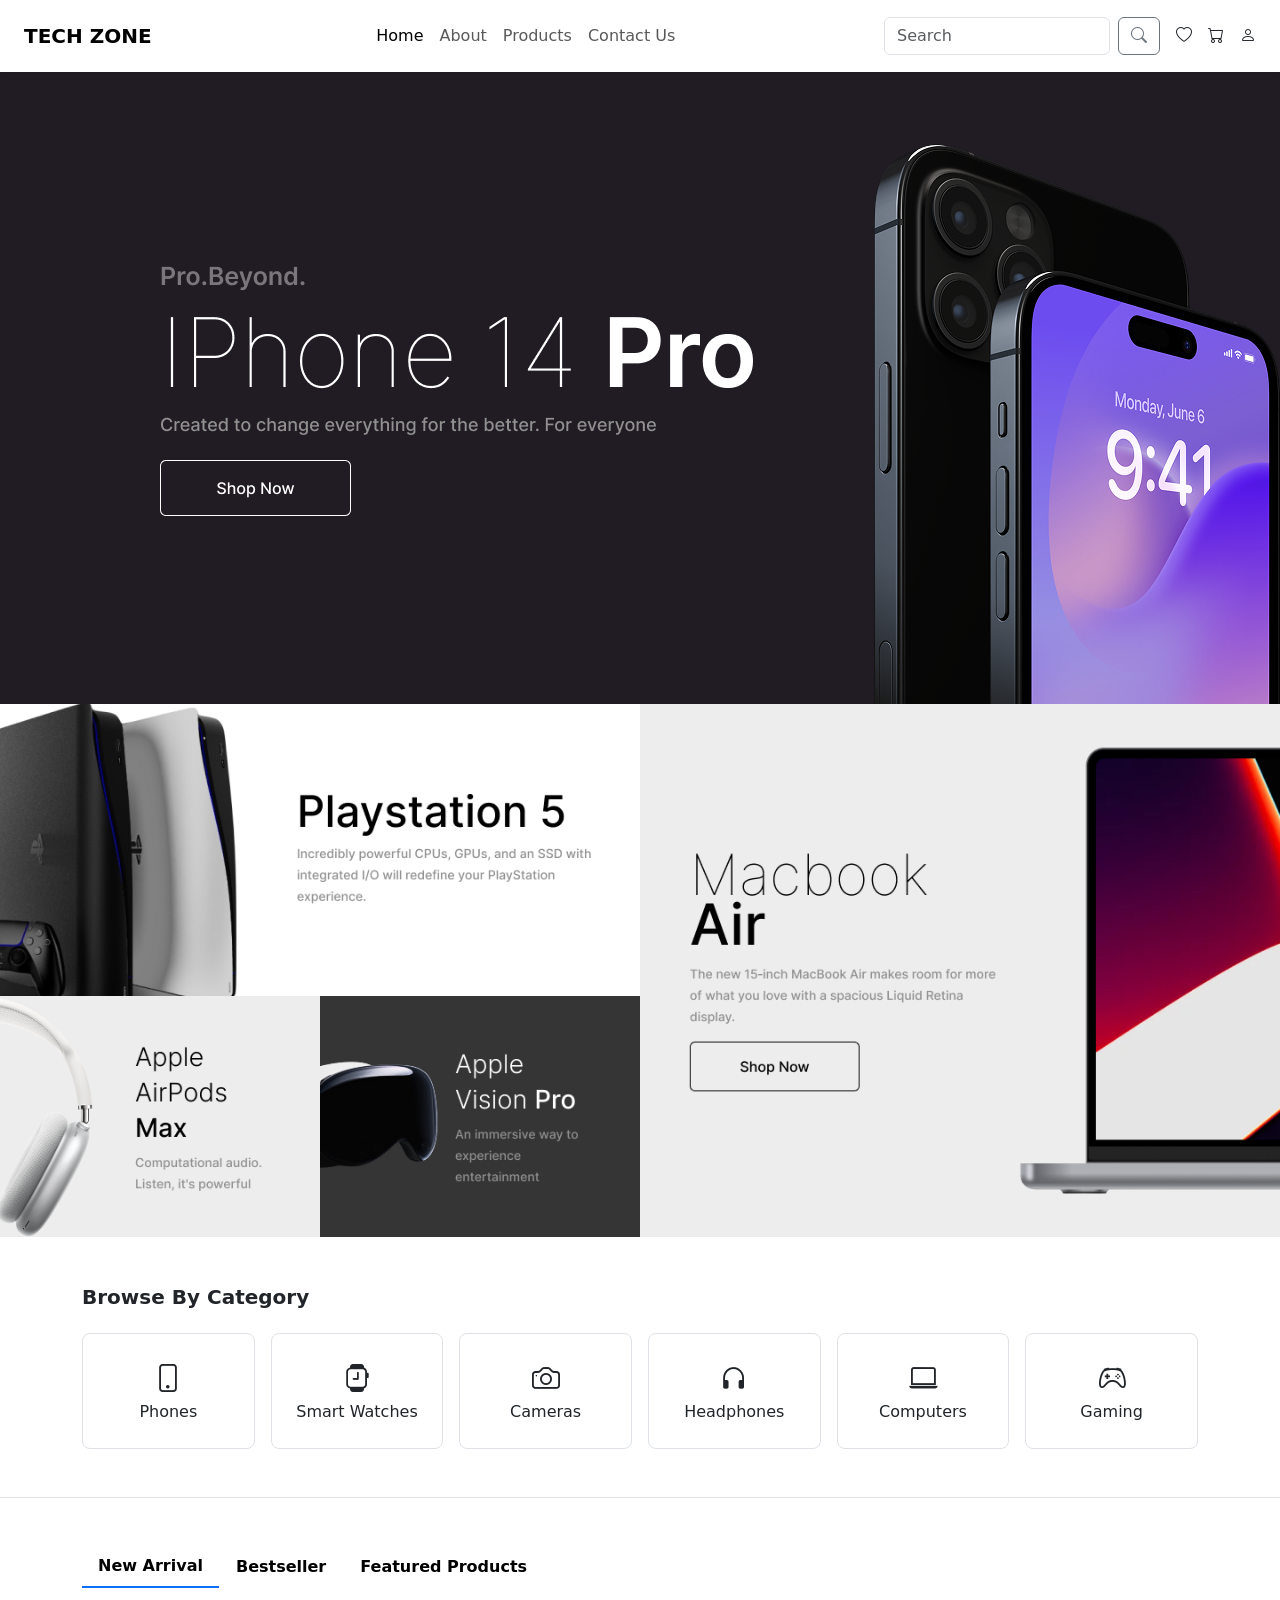
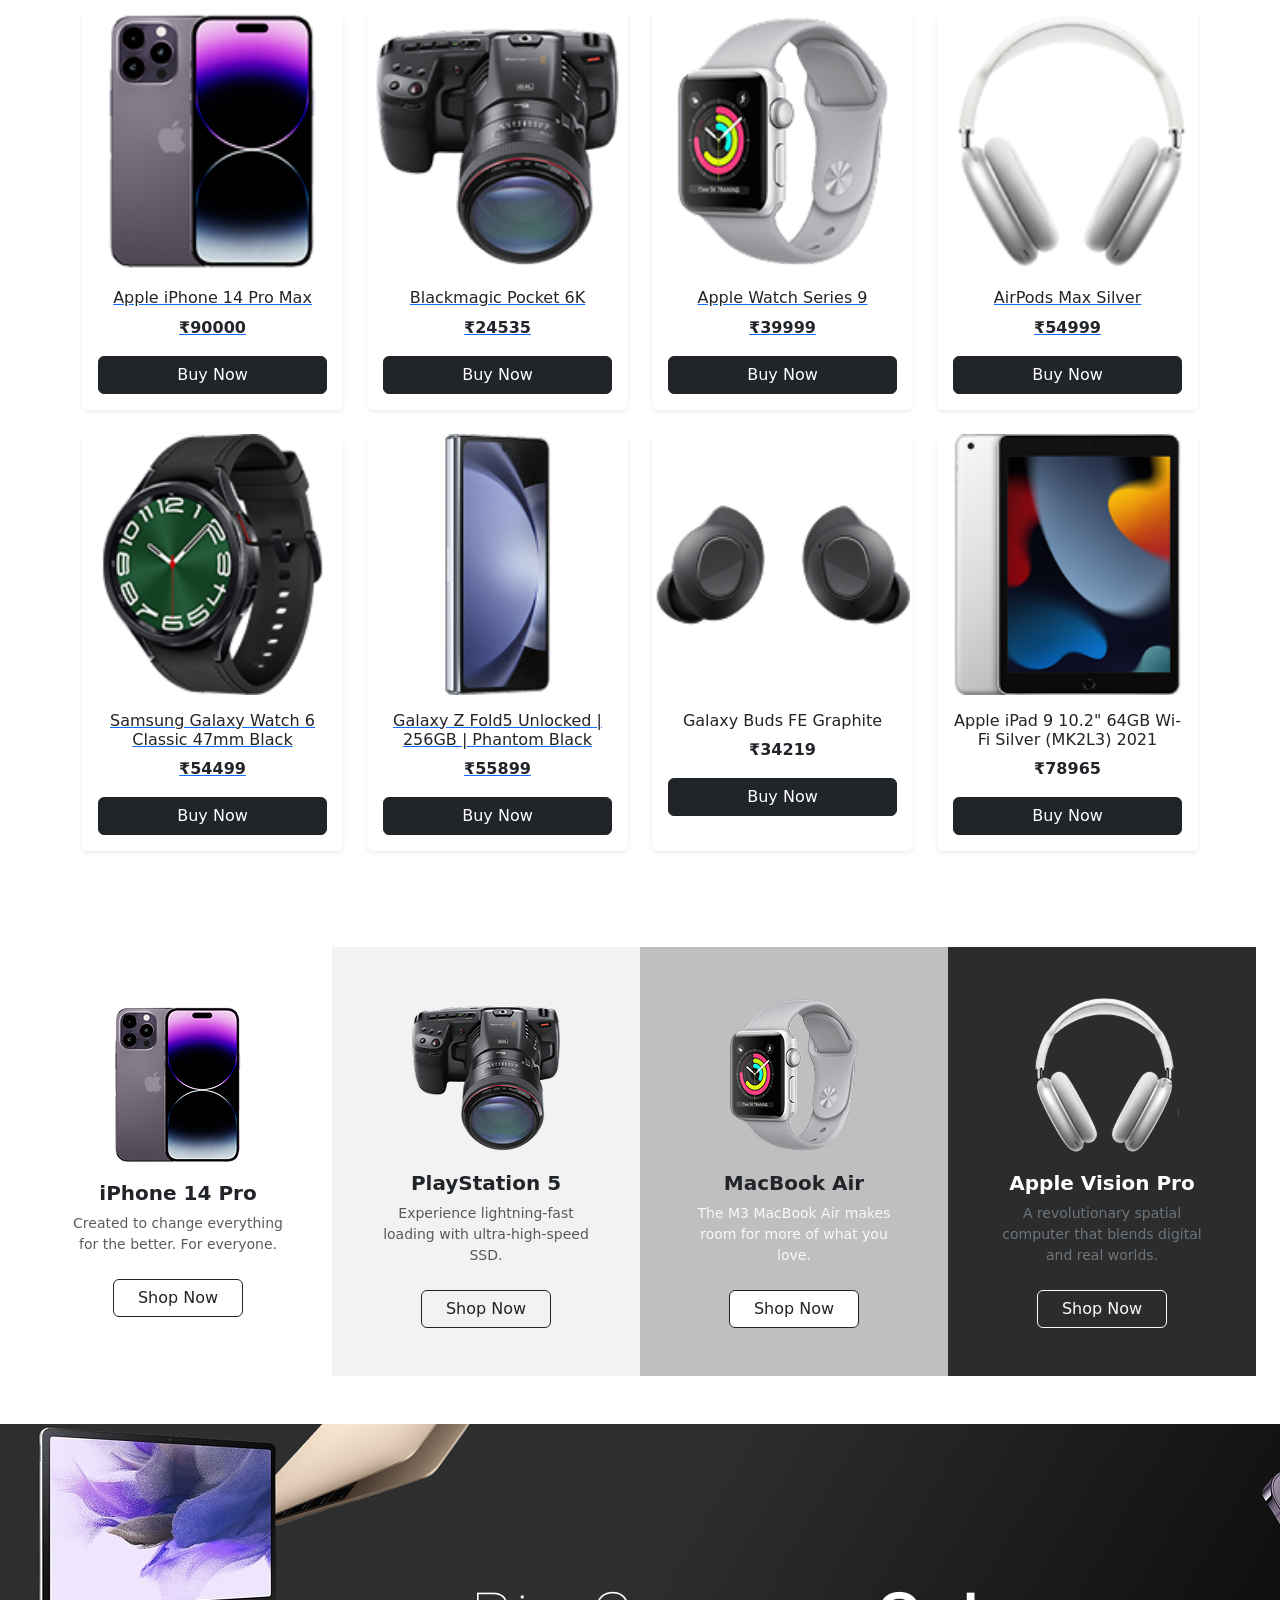
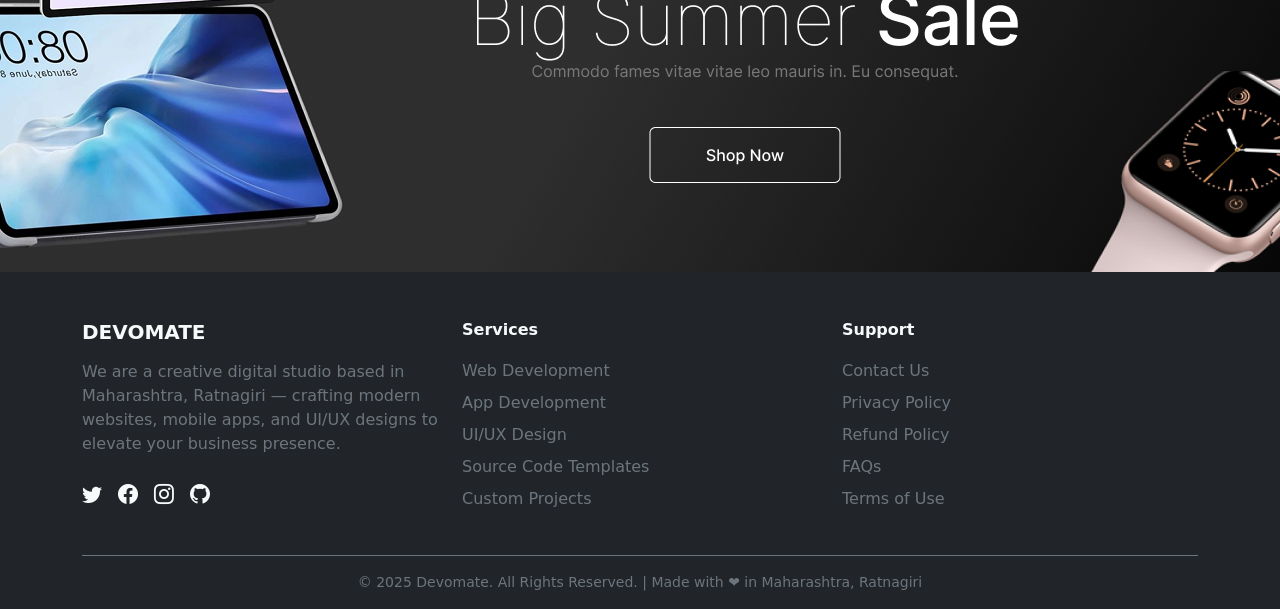
<file: index.html>
<!-- License ID: DEVOMATE-SRC-20260728-ETAUC7KTRI | aswinjr84@gmail.com | 2026-07-28 13:05:43 -->
<!doctype html>
<html lang="en">

<head>
    <meta charset="utf-8" />
    <meta name="viewport" content="width=device-width,initial-scale=1" />
    <title>Devomate Mobile Store — layout demo</title>

    <!-- Bootstrap 5 -->
    <link href="https://cdn.jsdelivr.net/npm/bootstrap@5.3.2/dist/css/bootstrap.min.css" rel="stylesheet">

    <!-- Bootstrap icons -->
    <link href="https://cdn.jsdelivr.net/npm/bootstrap-icons@1.10.5/font/bootstrap-icons.css" rel="stylesheet">

    <link rel="stylesheet" href="css/style.css">

</head>

<body>

    <nav class="navbar navbar-expand-lg bg-white shadow-sm py-3">
        <div class="container-fluid px-4">

            <!-- Brand -->
            <a class="navbar-brand fw-bold" href="#">TECH ZONE</a>

            <!-- Toggler -->
            <button class="navbar-toggler" type="button" data-bs-toggle="collapse" data-bs-target="#navbarNav">
                <span class="navbar-toggler-icon"></span>
            </button>

            <!-- Nav Links + Search + Icons -->
            <div class="collapse navbar-collapse" id="navbarNav">

                <!-- Center Nav Links -->
                <ul class="navbar-nav mx-auto mb-2 mb-lg-0">
                    <li class="nav-item"><a class="nav-link active" href="index.html">Home</a></li>
                    <li class="nav-item"><a class="nav-link" href="about.html">About</a></li>
                    <li class="nav-item"><a class="nav-link" href="products.html">Products</a></li>
                    <li class="nav-item"><a class="nav-link" href="contact.html">Contact Us</a></li>

                </ul>

                <!-- Search + Icons -->
                <form class="d-flex align-items-center" role="search">
                    <input class="form-control me-2" type="search" placeholder="Search" aria-label="Search">
                    <button class="btn btn-outline-secondary me-3" type="submit"><i class="bi bi-search"></i></button>
                </form>

                <div class="d-flex align-items-center gap-3">
                    <a href="#" class="text-dark"><i class="bi bi-heart"></i></a>
                    <a href="cart.html" class="text-dark"><i class="bi bi-cart"></i></a>
                    <a href="#" class="text-dark"><i class="bi bi-person"></i></a>
                </div>

            </div>
        </div>
    </nav>


    <!-- HERO: full image only -->
    <section class="hero">
        <img src="images/banner1.png" alt="hero image" class="hero-img">
    </section>


    <!-- PRODUCTS SECTION -->
    <div class="container-fluid px-0">
        <div class="row gx-0">
            <!-- LEFT GRID -->
            <div class="col-lg-6 col-md-12">
                <div class="row gx-0">
                    <!-- Top full-width image -->
                    <div class="col-12">
                        <img src="images/banner2.png" class="img-fluid w-100" alt="Top Image">
                    </div>
                    <!-- Bottom two half-width images -->
                    <div class="col-6">
                        <img src="images/banner3.png" class="img-fluid w-100" alt="Bottom Left">
                    </div>
                    <div class="col-6">
                        <img src="images/banner4.png" class="img-fluid w-100" alt="Bottom Right">
                    </div>
                </div>
            </div>

            <!-- RIGHT GRID (single tall image) -->
            <div class="col-lg-6 col-md-12">
                <img src="images/banner5.png" class="img-fluid w-100 h-100" style="object-fit: cover;"
                    alt="Right Tall Image">
            </div>
        </div>
    </div>



    <!-- CATEGORIES SECTION -->
    <section class="py-5 border-bottom">
        <div class="container">
            <h5 class="fw-semibold mb-4">Browse By Category</h5>

            <div class="row g-3 text-center">
                <div class="col-6 col-sm-4 col-md-2">
                    <div class="border rounded-3 py-4 h-100">
                        <i class="bi bi-phone fs-3 mb-2"></i>
                        <div>Phones</div>
                    </div>
                </div>
                <div class="col-6 col-sm-4 col-md-2">
                    <div class="border rounded-3 py-4 h-100">
                        <i class="bi bi-smartwatch fs-3 mb-2"></i>
                        <div>Smart Watches</div>
                    </div>
                </div>
                <div class="col-6 col-sm-4 col-md-2">
                    <div class="border rounded-3 py-4 h-100">
                        <i class="bi bi-camera fs-3 mb-2"></i>
                        <div>Cameras</div>
                    </div>
                </div>
                <div class="col-6 col-sm-4 col-md-2">
                    <div class="border rounded-3 py-4 h-100">
                        <i class="bi bi-headphones fs-3 mb-2"></i>
                        <div>Headphones</div>
                    </div>
                </div>
                <div class="col-6 col-sm-4 col-md-2">
                    <div class="border rounded-3 py-4 h-100">
                        <i class="bi bi-laptop fs-3 mb-2"></i>
                        <div>Computers</div>
                    </div>
                </div>
                <div class="col-6 col-sm-4 col-md-2">
                    <div class="border rounded-3 py-4 h-100">
                        <i class="bi bi-controller fs-3 mb-2"></i>
                        <div>Gaming</div>
                    </div>
                </div>
            </div>
        </div>
    </section>

    <!-- PRODUCTS SECTION -->
    <section class="py-5">
        <div class="container">

            <!-- Tabs -->
            <ul class="nav nav-tabs border-0 mb-4">
                <li class="nav-item">
                    <a class="nav-link active fw-semibold" data-bs-toggle="tab" href="#new">New Arrival</a>
                </li>
                <li class="nav-item">
                    <a class="nav-link fw-semibold" data-bs-toggle="tab" href="#bestseller">Bestseller</a>
                </li>
                <li class="nav-item">
                    <a class="nav-link fw-semibold" data-bs-toggle="tab" href="#featured">Featured Products</a>
                </li>
            </ul>

            <!-- Tab Content -->
            <div class="tab-content">

                <!-- New Arrival -->
                <div class="tab-pane fade show active" id="new">
                    <div class="row g-4">
                    
                        
                        <div class="col-6 col-md-3">
                            <a href="product_details.html">
                            <div class="card border-0 shadow-sm h-100">
                                <img src="images/p1.png" class="card-img-top" alt="">
                                <div class="card-body text-center">
                                    <h6 class="card-title mb-2">Apple iPhone 14 Pro Max</h6>
                                    <p class="fw-bold">₹90000</p>
                                    <button class="btn btn-dark w-100">Buy Now</button>
                                </div>
                            </div>
                            </a>
                        </div>

                        <div class="col-6 col-md-3">
                            <a href="product_details.html">
                            <div class="card border-0 shadow-sm h-100">
                                <img src="images/p2.png" class="card-img-top" alt="">
                                <div class="card-body text-center">
                                    <h6 class="card-title mb-2">Blackmagic Pocket 6K</h6>
                                    <p class="fw-bold">₹24535</p>
                                    <button class="btn btn-dark w-100">Buy Now</button>
                                </div>
                            </div>
                            </a>
                        </div>

                        <div class="col-6 col-md-3">
                            <a href="product_details.html">
                            <div class="card border-0 shadow-sm h-100">
                                <img src="images/p3.png" class="card-img-top" alt="">
                                <div class="card-body text-center">
                                    <h6 class="card-title mb-2">Apple Watch Series 9</h6>
                                    <p class="fw-bold">₹39999</p>
                                    <button class="btn btn-dark w-100">Buy Now</button>
                                </div>
                            </div>
                            </a>
                        </div>

                        <div class="col-6 col-md-3">
                            <a href="product_details.html">
                            <div class="card border-0 shadow-sm h-100">
                                <img src="images/p4.png" class="card-img-top" alt="">
                                <div class="card-body text-center">
                                    <h6 class="card-title mb-2">AirPods Max Silver</h6>
                                    <p class="fw-bold">₹54999</p>
                                    <button class="btn btn-dark w-100">Buy Now</button>
                                </div>
                            </div>
                            </a>
                        </div>


                        <div class="col-6 col-md-3">
                            <a href="product_details.html">
                            <div class="card border-0 shadow-sm h-100">
                                <img src="images/p5.png" class="card-img-top" alt="">
                                <div class="card-body text-center">
                                    <h6 class="card-title mb-2">Samsung Galaxy Watch 6 Classic 47mm Black</h6>
                                    <p class="fw-bold">₹54499</p>
                                    <button class="btn btn-dark w-100">Buy Now</button>
                                </div>
                            </div>
                            </a>
                        </div>

                        <div class="col-6 col-md-3">
                            <a href="product_details.html">
                            <div class="card border-0 shadow-sm h-100">
                                <img src="images/p6.png" class="card-img-top" alt="">
                                <div class="card-body text-center">
                                    <h6 class="card-title mb-2">Galaxy Z Fold5 Unlocked | 256GB | Phantom Black</h6>
                                    <p class="fw-bold">₹55899</p>
                                    <button class="btn btn-dark w-100">Buy Now</button>
                                </div>
                            </div>
                            </a>
                        </div>

                        <div class="col-6 col-md-3">
                            <div class="card border-0 shadow-sm h-100">
                                <img src="images/p7.png" class="card-img-top" alt="">
                                <div class="card-body text-center">
                                    <h6 class="card-title mb-2">Galaxy Buds FE
                                        Graphite</h6>
                                    <p class="fw-bold">₹34219</p>
                                    <button class="btn btn-dark w-100">Buy Now</button>
                                </div>
                            </div>
                        </div>

                        <div class="col-6 col-md-3">
                            <div class="card border-0 shadow-sm h-100">
                                <img src="images/p8.png" class="card-img-top" alt="">
                                <div class="card-body text-center">
                                    <h6 class="card-title mb-2">Apple iPad 9 10.2" 64GB Wi-Fi Silver (MK2L3) 2021</h6>
                                    <p class="fw-bold">₹78965</p>
                                    <button class="btn btn-dark w-100">Buy Now</button>
                                </div>
                            </div>
                        </div>
                    </div>
                </div>

                <!-- Other Tabs Placeholder -->
                <div class="tab-pane fade" id="bestseller">
                    <div class="tab-pane fade show active" id="new">
                        <div class="row g-4">

                            <a href="product_details.html">

                                <div class="col-6 col-md-3">
                                    <div class="card border-0 shadow-sm h-100">
                                        <img src="images/p3.png" class="card-img-top" alt="">
                                        <div class="card-body text-center">
                                            <h6 class="card-title mb-2">Apple Watch Series 9</h6>
                                            <p class="fw-bold">₹39999</p>
                                            <button class="btn btn-dark w-100">Buy Now</button>
                                        </div>
                                    </div>
                                </div>

                            </a>

                            <a href="product_details.html">
                                <div class="col-6 col-md-3">
                                    <div class="card border-0 shadow-sm h-100">
                                        <img src="images/p4.png" class="card-img-top" alt="">
                                        <div class="card-body text-center">
                                            <h6 class="card-title mb-2">AirPods Max Silver</h6>
                                            <p class="fw-bold">₹54999</p>
                                            <button class="btn btn-dark w-100">Buy Now</button>
                                        </div>
                                    </div>
                                </div>
                            </a>

                            <a href="product_details.html">

                                <div class="col-6 col-md-3">
                                    <div class="card border-0 shadow-sm h-100">
                                        <img src="images/p5.png" class="card-img-top" alt="">
                                        <div class="card-body text-center">
                                            <h6 class="card-title mb-2">Samsung Galaxy Watch 6 Classic 47mm Black</h6>
                                            <p class="fw-bold">₹54499</p>
                                            <button class="btn btn-dark w-100">Buy Now</button>
                                        </div>
                                    </div>
                                </div>
                            </a>

                            <a href="product_details.html">
                                <div class="col-6 col-md-3">
                                    <div class="card border-0 shadow-sm h-100">
                                        <img src="images/p6.png" class="card-img-top" alt="">
                                        <div class="card-body text-center">
                                            <h6 class="card-title mb-2">Galaxy Z Fold5 Unlocked | 256GB | Phantom Black
                                            </h6>
                                            <p class="fw-bold">₹55899</p>
                                            <button class="btn btn-dark w-100">Buy Now</button>
                                        </div>
                                    </div>
                                </div>
                            </a>


                        </div>
                    </div>
                </div>


                <div class="tab-pane fade" id="featured">
                    <div class="tab-pane fade show active" id="new">
                        <div class="row g-4">


                            <a href="product_details.html">
                                <div class="col-6 col-md-3">
                                    <div class="card border-0 shadow-sm h-100">
                                        <img src="images/p3.png" class="card-img-top" alt="">
                                        <div class="card-body text-center">
                                            <h6 class="card-title mb-2">Apple Watch Series 9</h6>
                                            <p class="fw-bold">₹39999</p>
                                            <button class="btn btn-dark w-100">Buy Now</button>
                                        </div>
                                    </div>
                                </div>
                            </a>

                            <div class="col-6 col-md-3">
                                <div class="card border-0 shadow-sm h-100">
                                    <img src="images/p4.png" class="card-img-top" alt="">
                                    <div class="card-body text-center">
                                        <h6 class="card-title mb-2">AirPods Max Silver</h6>
                                        <p class="fw-bold">₹54999</p>
                                        <button class="btn btn-dark w-100">Buy Now</button>
                                    </div>
                                </div>
                            </div>


                            <div class="col-6 col-md-3">
                                <div class="card border-0 shadow-sm h-100">
                                    <img src="images/p5.png" class="card-img-top" alt="">
                                    <div class="card-body text-center">
                                        <h6 class="card-title mb-2">Samsung Galaxy Watch 6 Classic 47mm Black</h6>
                                        <p class="fw-bold">₹54499</p>
                                        <button class="btn btn-dark w-100">Buy Now</button>
                                    </div>
                                </div>
                            </div>

                            <div class="col-6 col-md-3">
                                <div class="card border-0 shadow-sm h-100">
                                    <img src="images/p6.png" class="card-img-top" alt="">
                                    <div class="card-body text-center">
                                        <h6 class="card-title mb-2">Galaxy Z Fold5 Unlocked | 256GB | Phantom Black</h6>
                                        <p class="fw-bold">₹55899</p>
                                        <button class="btn btn-dark w-100">Buy Now</button>
                                    </div>
                                </div>
                            </div>


                        </div>
                    </div>
                </div>

            </div>
        </div>
    </section>

    <section class="py-5">
        <div class="container-fluid px-4">
            <div class="row g-0 text-center">

                <!-- Product 1 -->
                <div
                    class="col-12 col-sm-6 col-lg-3 bg-white d-flex flex-column justify-content-center align-items-center p-5">
                    <img src="images/p1.png" alt="iPhone 14 Pro" class="img-fluid mb-3" style="max-width:220px;">
                    <h5 class="fw-semibold">iPhone 14 Pro</h5>
                    <p class="text-muted small">Created to change everything for the better. For everyone.</p>
                    <button class="btn btn-outline-dark mt-2 px-4">Shop Now</button>
                </div>

                <!-- Product 2 -->
                <div class="col-12 col-sm-6 col-lg-3 d-flex flex-column justify-content-center align-items-center p-5"
                    style="background-color:#f2f2f2;">
                    <img src="images/p2.png" alt="Playstation 5" class="img-fluid mb-3" style="max-width:220px;">
                    <h5 class="fw-semibold">PlayStation 5</h5>
                    <p class="text-muted small">Experience lightning-fast loading with ultra-high-speed SSD.</p>
                    <button class="btn btn-outline-dark mt-2 px-4">Shop Now</button>
                </div>

                <!-- Product 3 -->
                <div class="col-12 col-sm-6 col-lg-3 d-flex flex-column justify-content-center align-items-center p-5"
                    style="background-color:#bfbfbf;">
                    <img src="images/p3.png" alt="Macbook Air" class="img-fluid mb-3" style="max-width:220px;">
                    <h5 class="fw-semibold">MacBook Air</h5>
                    <p class="text-light small">The M3 MacBook Air makes room for more of what you love.</p>
                    <button class="btn btn-outline-dark bg-white mt-2 px-4">Shop Now</button>
                </div>

                <!-- Product 4 -->
                <div class="col-12 col-sm-6 col-lg-3 d-flex flex-column justify-content-center align-items-center p-5"
                    style="background-color:#2C2C2C;">
                    <img src="images/p4.png" alt="Apple Vision Pro" class="img-fluid mb-3" style="max-width:220px;">
                    <h5 class="fw-semibold text-white">Apple Vision Pro</h5>
                    <p class="text-secondary small">A revolutionary spatial computer that blends digital and real
                        worlds.</p>
                    <button class="btn btn-outline-light mt-2 px-4">Shop Now</button>
                </div>

            </div>
        </div>
    </section>



    <!-- HERO: full image only -->
    <section class="hero">
        <img src="images/banner6.png" alt="hero image" class="hero-img">
    </section>

    <!-- FOOTER -->
    <footer class="bg-dark text-light pt-5 pb-3">
        <div class="container">
            <div class="row gy-4">

                <!-- Brand + Description -->
                <div class="col-12 col-md-4">
                    <h5 class="fw-bold text-uppercase mb-3">Devomate</h5>
                    <p class="text-secondary mb-4">
                        We are a creative digital studio based in Maharashtra, Ratnagiri — crafting modern
                        websites, mobile apps, and UI/UX designs to elevate your business presence.
                    </p>
                    <div class="d-flex gap-3">
                        <a href="#" class="text-light fs-5"><i class="bi bi-twitter"></i></a>
                        <a href="#" class="text-light fs-5"><i class="bi bi-facebook"></i></a>
                        <a href="#" class="text-light fs-5"><i class="bi bi-instagram"></i></a>
                        <a href="#" class="text-light fs-5"><i class="bi bi-github"></i></a>
                    </div>
                </div>

                <!-- Services -->
                <div class="col-6 col-md-4">
                    <h6 class="fw-semibold mb-3">Services</h6>
                    <ul class="list-unstyled text-secondary">
                        <li><a href="#" class="text-secondary text-decoration-none d-block py-1">Web Development</a>
                        </li>
                        <li><a href="#" class="text-secondary text-decoration-none d-block py-1">App Development</a>
                        </li>
                        <li><a href="#" class="text-secondary text-decoration-none d-block py-1">UI/UX Design</a></li>
                        <li><a href="#" class="text-secondary text-decoration-none d-block py-1">Source Code
                                Templates</a></li>
                        <li><a href="#" class="text-secondary text-decoration-none d-block py-1">Custom Projects</a>
                        </li>
                    </ul>
                </div>

                <!-- Assistance -->
                <div class="col-6 col-md-4">
                    <h6 class="fw-semibold mb-3">Support</h6>
                    <ul class="list-unstyled text-secondary">
                        <li><a href="#" class="text-secondary text-decoration-none d-block py-1">Contact Us</a></li>
                        <li><a href="#" class="text-secondary text-decoration-none d-block py-1">Privacy Policy</a></li>
                        <li><a href="#" class="text-secondary text-decoration-none d-block py-1">Refund Policy</a></li>
                        <li><a href="#" class="text-secondary text-decoration-none d-block py-1">FAQs</a></li>
                        <li><a href="#" class="text-secondary text-decoration-none d-block py-1">Terms of Use</a></li>
                    </ul>
                </div>
            </div>

            <!-- Bottom line -->
            <div class="border-top border-secondary mt-4 pt-3 text-center text-secondary small">
                © 2025 Devomate. All Rights Reserved. | Made with ❤️ in Maharashtra, Ratnagiri
            </div>
        </div>
    </footer>

    <!-- Bootstrap Icons -->
    <link rel="stylesheet" href="https://cdn.jsdelivr.net/npm/bootstrap-icons@1.11.3/font/bootstrap-icons.css">




    <script src="https://cdn.jsdelivr.net/npm/bootstrap@5.3.2/dist/js/bootstrap.bundle.min.js"></script>
</body>

</html>
</file>
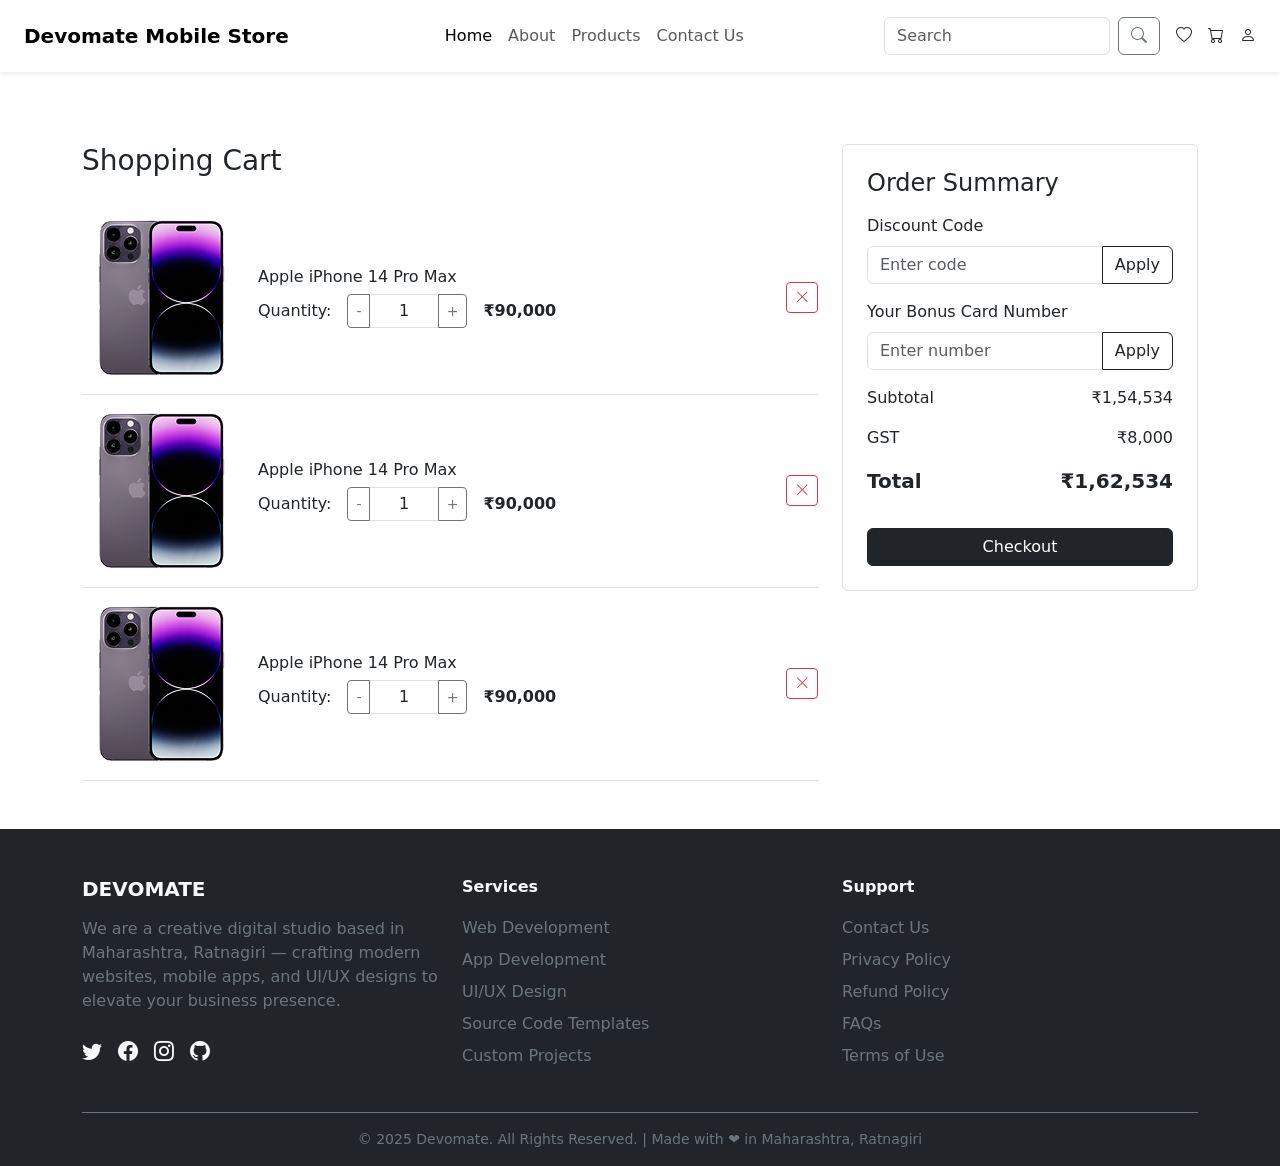
<file: cart.html>
<!-- License ID: DEVOMATE-SRC-20260728-ETAUC7KTRI | aswinjr84@gmail.com | 2026-07-28 13:05:43 -->
<!doctype html>
<html lang="en">

<head>
    <meta charset="utf-8" />
    <meta name="viewport" content="width=device-width,initial-scale=1" />
    <title>Devomate Mobile Store — layout demo</title>

    <!-- Bootstrap 5 -->
    <link href="https://cdn.jsdelivr.net/npm/bootstrap@5.3.2/dist/css/bootstrap.min.css" rel="stylesheet">

    <!-- Bootstrap icons -->
    <link href="https://cdn.jsdelivr.net/npm/bootstrap-icons@1.10.5/font/bootstrap-icons.css" rel="stylesheet">

    <link rel="stylesheet" href="css/style.css">

</head>

<style>
    .quantity-group .quantity-input {
        width: 50px;
        padding: 0.25rem 0;
        text-align: center;
    }

    .quantity-group .btn {
        padding: 0.25rem 0.5rem;
    }
</style>

<body>

    <nav class="navbar navbar-expand-lg bg-white shadow-sm py-3">
        <div class="container-fluid px-4">

            <!-- Brand -->
            <a class="navbar-brand fw-bold" href="#">Devomate Mobile Store</a>

            <!-- Toggler -->
            <button class="navbar-toggler" type="button" data-bs-toggle="collapse" data-bs-target="#navbarNav">
                <span class="navbar-toggler-icon"></span>
            </button>

            <!-- Nav Links + Search + Icons -->
            <div class="collapse navbar-collapse" id="navbarNav">

                <!-- Center Nav Links -->
                <ul class="navbar-nav mx-auto mb-2 mb-lg-0">
                    <li class="nav-item"><a class="nav-link active" href="index.html">Home</a></li>
                    <li class="nav-item"><a class="nav-link" href="about.html">About</a></li>
                    <li class="nav-item"><a class="nav-link" href="products.html">Products</a></li>
                    <li class="nav-item"><a class="nav-link" href="contact.html">Contact Us</a></li>

                </ul>

                <!-- Search + Icons -->
                <form class="d-flex align-items-center" role="search">
                    <input class="form-control me-2" type="search" placeholder="Search" aria-label="Search">
                    <button class="btn btn-outline-secondary me-3" type="submit"><i class="bi bi-search"></i></button>
                </form>

                <div class="d-flex align-items-center gap-3">
                    <a href="#" class="text-dark"><i class="bi bi-heart"></i></a>
                    <a href="cart.html" class="text-dark"><i class="bi bi-cart"></i></a>
                    <a href="#" class="text-dark"><i class="bi bi-person"></i></a>
                </div>

            </div>
        </div>
    </nav>


    <div class="container">

        <!-- Shopping Cart Section -->
        <div class="row my-5 g-4">

            <!-- Grid 1: Cart Items -->
            <div class="col-md-8">
                <h3 class="mb-4">Shopping Cart</h3>

                <!-- Single Cart Item with Add/Minus -->
                <div class="cart-item d-flex align-items-center border-bottom py-3">
                    <img src="images/p1.png" class="cart-img me-3" alt="Product Image">
                    <div class="flex-grow-1">
                        <h6 class="mb-2">Apple iPhone 14 Pro Max</h6>

                        <!-- Quantity Control Row -->
                        <div class="d-flex align-items-center">
                            <span class="me-3">Quantity:</span>
                            <div class="input-group quantity-group me-3" style="width:120px;">
                                <button class="btn btn-outline-secondary btn-sm minus-btn" type="button">-</button>
                                <input type="text" class="form-control text-center quantity-input" value="1" readonly>
                                <button class="btn btn-outline-secondary btn-sm plus-btn" type="button">+</button>
                            </div>
                            <span class="fw-bold">₹90,000</span>
                        </div>
                    </div>
                    <button class="btn btn-outline-danger btn-sm ms-3"><i class="bi bi-x-lg"></i></button>
                </div>


                <!-- Single Cart Item with Add/Minus -->
                <div class="cart-item d-flex align-items-center border-bottom py-3">
                    <img src="images/p1.png" class="cart-img me-3" alt="Product Image">
                    <div class="flex-grow-1">
                        <h6 class="mb-2">Apple iPhone 14 Pro Max</h6>

                        <!-- Quantity Control Row -->
                        <div class="d-flex align-items-center">
                            <span class="me-3">Quantity:</span>
                            <div class="input-group quantity-group me-3" style="width:120px;">
                                <button class="btn btn-outline-secondary btn-sm minus-btn" type="button">-</button>
                                <input type="text" class="form-control text-center quantity-input" value="1" readonly>
                                <button class="btn btn-outline-secondary btn-sm plus-btn" type="button">+</button>
                            </div>
                            <span class="fw-bold">₹90,000</span>
                        </div>
                    </div>
                    <button class="btn btn-outline-danger btn-sm ms-3"><i class="bi bi-x-lg"></i></button>
                </div>


                <!-- Single Cart Item with Add/Minus -->
                <div class="cart-item d-flex align-items-center border-bottom py-3">
                    <img src="images/p1.png" class="cart-img me-3" alt="Product Image">
                    <div class="flex-grow-1">
                        <h6 class="mb-2">Apple iPhone 14 Pro Max</h6>

                        <!-- Quantity Control Row -->
                        <div class="d-flex align-items-center">
                            <span class="me-3">Quantity:</span>
                            <div class="input-group quantity-group me-3" style="width:120px;">
                                <button class="btn btn-outline-secondary btn-sm minus-btn" type="button">-</button>
                                <input type="text" class="form-control text-center quantity-input" value="1" readonly>
                                <button class="btn btn-outline-secondary btn-sm plus-btn" type="button">+</button>
                            </div>
                            <span class="fw-bold">₹90,000</span>
                        </div>
                    </div>

                    <button class="btn btn-outline-danger btn-sm ms-3"><i class="bi bi-x-lg"></i></button>
                </div>

            </div>

            <!-- Grid 2: Order Summary -->
            <div class="col-md-4">
                <div class="order-summary border p-4 rounded">
                    <h4 class="mb-3">Order Summary</h4>

                    <!-- Discount Code -->
                    <div class="mb-3">
                        <label for="discountCode" class="form-label">Discount Code</label>
                        <div class="input-group">
                            <input type="text" class="form-control" id="discountCode" placeholder="Enter code">
                            <button class="btn btn-outline-dark" type="button">Apply</button>
                        </div>
                    </div>

                    <!-- Bonus Card -->
                    <div class="mb-3">
                        <label for="bonusCard" class="form-label">Your Bonus Card Number</label>
                        <div class="input-group">
                            <input type="text" class="form-control" id="bonusCard" placeholder="Enter number">
                            <button class="btn btn-outline-dark" type="button">Apply</button>
                        </div>
                    </div>

                    <!-- Totals -->
                    <div class="mb-3 d-flex justify-content-between">
                        <span>Subtotal</span>
                        <span>₹1,54,534</span>
                    </div>
                    <div class="mb-3 d-flex justify-content-between">
                        <span>GST</span>
                        <span>₹8,000</span>
                    </div>
                    <div class="mb-3 d-flex justify-content-between fw-bold fs-5">
                        <span>Total</span>
                        <span>₹1,62,534</span>
                    </div>

                    <a href="checkout.html"> <button class="btn btn-dark w-100 text-white mt-3">Checkout</button></a>
                </div>
            </div>
        </div>


    </div>


    <!-- FOOTER -->
    <footer class="bg-dark text-light pt-5 pb-3">
        <div class="container">
            <div class="row gy-4">

                <!-- Brand + Description -->
                <div class="col-12 col-md-4">
                    <h5 class="fw-bold text-uppercase mb-3">Devomate</h5>
                    <p class="text-secondary mb-4">
                        We are a creative digital studio based in Maharashtra, Ratnagiri — crafting modern
                        websites, mobile apps, and UI/UX designs to elevate your business presence.
                    </p>
                    <div class="d-flex gap-3">
                        <a href="#" class="text-light fs-5"><i class="bi bi-twitter"></i></a>
                        <a href="#" class="text-light fs-5"><i class="bi bi-facebook"></i></a>
                        <a href="#" class="text-light fs-5"><i class="bi bi-instagram"></i></a>
                        <a href="#" class="text-light fs-5"><i class="bi bi-github"></i></a>
                    </div>
                </div>

                <!-- Services -->
                <div class="col-6 col-md-4">
                    <h6 class="fw-semibold mb-3">Services</h6>
                    <ul class="list-unstyled text-secondary">
                        <li><a href="#" class="text-secondary text-decoration-none d-block py-1">Web Development</a>
                        </li>
                        <li><a href="#" class="text-secondary text-decoration-none d-block py-1">App Development</a>
                        </li>
                        <li><a href="#" class="text-secondary text-decoration-none d-block py-1">UI/UX Design</a></li>
                        <li><a href="#" class="text-secondary text-decoration-none d-block py-1">Source Code
                                Templates</a></li>
                        <li><a href="#" class="text-secondary text-decoration-none d-block py-1">Custom Projects</a>
                        </li>
                    </ul>
                </div>

                <!-- Assistance -->
                <div class="col-6 col-md-4">
                    <h6 class="fw-semibold mb-3">Support</h6>
                    <ul class="list-unstyled text-secondary">
                        <li><a href="#" class="text-secondary text-decoration-none d-block py-1">Contact Us</a></li>
                        <li><a href="#" class="text-secondary text-decoration-none d-block py-1">Privacy Policy</a></li>
                        <li><a href="#" class="text-secondary text-decoration-none d-block py-1">Refund Policy</a></li>
                        <li><a href="#" class="text-secondary text-decoration-none d-block py-1">FAQs</a></li>
                        <li><a href="#" class="text-secondary text-decoration-none d-block py-1">Terms of Use</a></li>
                    </ul>
                </div>
            </div>

            <!-- Bottom line -->
            <div class="border-top border-secondary mt-4 pt-3 text-center text-secondary small">
                © 2025 Devomate. All Rights Reserved. | Made with ❤️ in Maharashtra, Ratnagiri
            </div>
        </div>
    </footer>

    <!-- Bootstrap Icons -->
    <link rel="stylesheet" href="https://cdn.jsdelivr.net/npm/bootstrap-icons@1.11.3/font/bootstrap-icons.css">




    <script src="https://cdn.jsdelivr.net/npm/bootstrap@5.3.2/dist/js/bootstrap.bundle.min.js"></script>
</body>

</html>
</file>
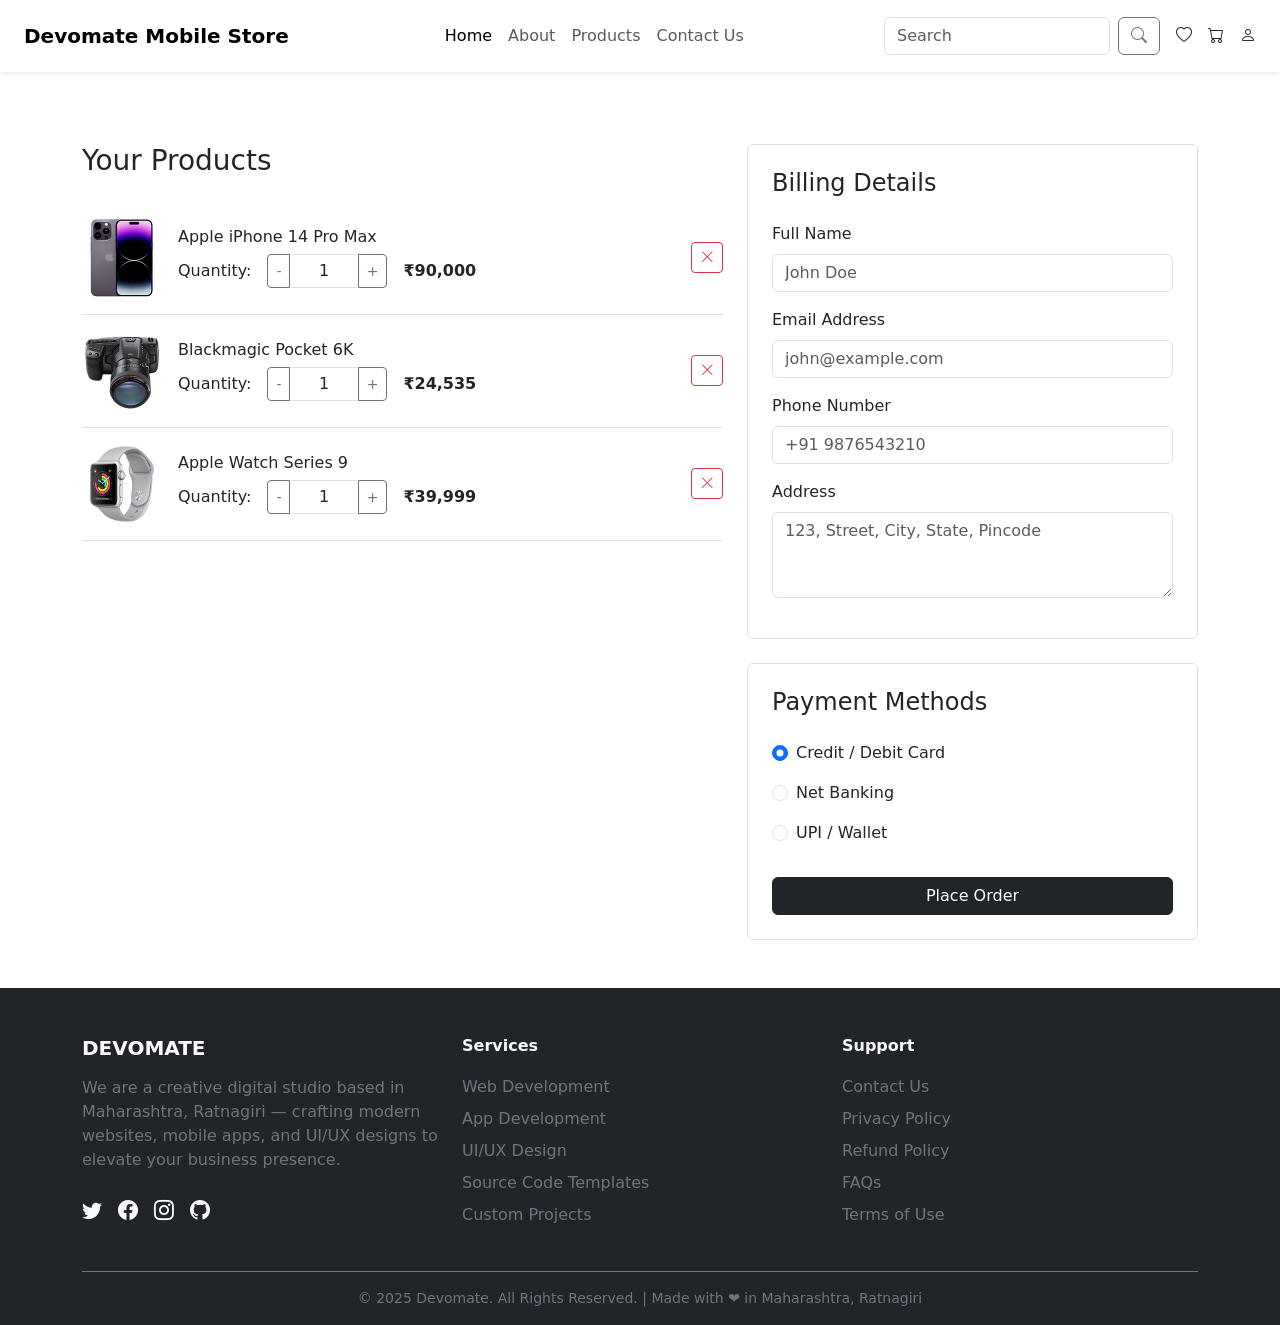
<file: checkout.html>
<!-- License ID: DEVOMATE-SRC-20260728-ETAUC7KTRI | aswinjr84@gmail.com | 2026-07-28 13:05:43 -->
<!doctype html>
<html lang="en">

<head>
    <meta charset="utf-8" />
    <meta name="viewport" content="width=device-width,initial-scale=1" />
    <title>Devomate Mobile Store — layout demo</title>

    <!-- Bootstrap 5 -->
    <link href="https://cdn.jsdelivr.net/npm/bootstrap@5.3.2/dist/css/bootstrap.min.css" rel="stylesheet">

    <!-- Bootstrap icons -->
    <link href="https://cdn.jsdelivr.net/npm/bootstrap-icons@1.10.5/font/bootstrap-icons.css" rel="stylesheet">

    <link rel="stylesheet" href="css/style.css">

</head>

<style>
    .cart-img {
        width: 80px;
        height: 80px;
        object-fit: cover;
        border-radius: 5px;
    }

    .quantity-group .quantity-input {
        width: 50px;
        padding: 0.25rem 0;
        text-align: center;
    }

    .quantity-group .btn {
        padding: 0.25rem 0.5rem;
    }
</style>

<body>

    <nav class="navbar navbar-expand-lg bg-white shadow-sm py-3">
        <div class="container-fluid px-4">

            <!-- Brand -->
            <a class="navbar-brand fw-bold" href="#">Devomate Mobile Store</a>

            <!-- Toggler -->
            <button class="navbar-toggler" type="button" data-bs-toggle="collapse" data-bs-target="#navbarNav">
                <span class="navbar-toggler-icon"></span>
            </button>

            <!-- Nav Links + Search + Icons -->
            <div class="collapse navbar-collapse" id="navbarNav">

                <!-- Center Nav Links -->
                <ul class="navbar-nav mx-auto mb-2 mb-lg-0">
                    <li class="nav-item"><a class="nav-link active" href="index.html">Home</a></li>
                    <li class="nav-item"><a class="nav-link" href="about.html">About</a></li>
                    <li class="nav-item"><a class="nav-link" href="products.html">Products</a></li>
                    <li class="nav-item"><a class="nav-link" href="contact.html">Contact Us</a></li>
                
                </ul>

                <!-- Search + Icons -->
                <form class="d-flex align-items-center" role="search">
                    <input class="form-control me-2" type="search" placeholder="Search" aria-label="Search">
                    <button class="btn btn-outline-secondary me-3" type="submit"><i class="bi bi-search"></i></button>
                </form>

                <div class="d-flex align-items-center gap-3">
                    <a href="#" class="text-dark"><i class="bi bi-heart"></i></a>
                    <a href="cart.html" class="text-dark"><i class="bi bi-cart"></i></a>
                    <a href="#" class="text-dark"><i class="bi bi-person"></i></a>
                </div>

            </div>
        </div>
    </nav>


    <div class="container">
        <!-- Checkout Page Section -->
        <div class="row my-5 g-4">

            <!-- Grid 1: Products -->
            <div class="col-lg-7">
                <h3 class="mb-4">Your Products</h3>

                <!-- Product Item -->
                <div class="cart-item d-flex align-items-center border-bottom py-3">
                    <img src="images/p1.png" class="cart-img me-3" alt="Product Image">
                    <div class="flex-grow-1">
                        <h6 class="mb-2">Apple iPhone 14 Pro Max</h6>
                        <div class="d-flex align-items-center">
                            <span class="me-3">Quantity:</span>
                            <div class="input-group quantity-group me-3" style="width:120px;">
                                <button class="btn btn-outline-secondary btn-sm minus-btn" type="button">-</button>
                                <input type="text" class="form-control text-center quantity-input" value="1" readonly>
                                <button class="btn btn-outline-secondary btn-sm plus-btn" type="button">+</button>
                            </div>
                            <span class="fw-bold">₹90,000</span>
                        </div>
                    </div>
                    <button class="btn btn-outline-danger btn-sm ms-3"><i class="bi bi-x-lg"></i></button>
                </div>

                <div class="cart-item d-flex align-items-center border-bottom py-3">
                    <img src="images/p2.png" class="cart-img me-3" alt="Product Image">
                    <div class="flex-grow-1">
                        <h6 class="mb-2">Blackmagic Pocket 6K</h6>
                        <div class="d-flex align-items-center">
                            <span class="me-3">Quantity:</span>
                            <div class="input-group quantity-group me-3" style="width:120px;">
                                <button class="btn btn-outline-secondary btn-sm minus-btn" type="button">-</button>
                                <input type="text" class="form-control text-center quantity-input" value="1" readonly>
                                <button class="btn btn-outline-secondary btn-sm plus-btn" type="button">+</button>
                            </div>
                            <span class="fw-bold">₹24,535</span>
                        </div>
                    </div>
                    <button class="btn btn-outline-danger btn-sm ms-3"><i class="bi bi-x-lg"></i></button>
                </div>

                <div class="cart-item d-flex align-items-center border-bottom py-3">
                    <img src="images/p3.png" class="cart-img me-3" alt="Product Image">
                    <div class="flex-grow-1">
                        <h6 class="mb-2">Apple Watch Series 9</h6>
                        <div class="d-flex align-items-center">
                            <span class="me-3">Quantity:</span>
                            <div class="input-group quantity-group me-3" style="width:120px;">
                                <button class="btn btn-outline-secondary btn-sm minus-btn" type="button">-</button>
                                <input type="text" class="form-control text-center quantity-input" value="1" readonly>
                                <button class="btn btn-outline-secondary btn-sm plus-btn" type="button">+</button>
                            </div>
                            <span class="fw-bold">₹39,999</span>
                        </div>
                    </div>
                    <button class="btn btn-outline-danger btn-sm ms-3"><i class="bi bi-x-lg"></i></button>
                </div>

            </div>

            <!-- Grid 2: Billing + Payment -->
            <div class="col-lg-5">
                <div class="p-4 border rounded mb-4">
                    <h4 class="mb-4">Billing Details</h4>
                    <form>
                        <div class="mb-3">
                            <label for="fullName" class="form-label">Full Name</label>
                            <input type="text" class="form-control" id="fullName" placeholder="John Doe">
                        </div>
                        <div class="mb-3">
                            <label for="email" class="form-label">Email Address</label>
                            <input type="email" class="form-control" id="email" placeholder="john@example.com">
                        </div>
                        <div class="mb-3">
                            <label for="phone" class="form-label">Phone Number</label>
                            <input type="text" class="form-control" id="phone" placeholder="+91 9876543210">
                        </div>
                        <div class="mb-3">
                            <label for="address" class="form-label">Address</label>
                            <textarea class="form-control" id="address" rows="3"
                                placeholder="123, Street, City, State, Pincode"></textarea>
                        </div>
                    </form>
                </div>

                <div class="p-4 border rounded">
                    <h4 class="mb-4">Payment Methods</h4>
                    <div class="form-check mb-3">
                        <input class="form-check-input" type="radio" name="paymentMethod" id="creditCard" checked>
                        <label class="form-check-label" for="creditCard">Credit / Debit Card</label>
                    </div>
                    <div class="form-check mb-3">
                        <input class="form-check-input" type="radio" name="paymentMethod" id="netBanking">
                        <label class="form-check-label" for="netBanking">Net Banking</label>
                    </div>
                    <div class="form-check mb-3">
                        <input class="form-check-input" type="radio" name="paymentMethod" id="upi">
                        <label class="form-check-label" for="upi">UPI / Wallet</label>
                    </div>

                    <button class="btn btn-dark w-100 mt-3 text-white">Place Order</button>
                </div>
            </div>

        </div>
    </div>



    <!-- FOOTER -->
    <footer class="bg-dark text-light pt-5 pb-3">
        <div class="container">
            <div class="row gy-4">

                <!-- Brand + Description -->
                <div class="col-12 col-md-4">
                    <h5 class="fw-bold text-uppercase mb-3">Devomate</h5>
                    <p class="text-secondary mb-4">
                        We are a creative digital studio based in Maharashtra, Ratnagiri — crafting modern
                        websites, mobile apps, and UI/UX designs to elevate your business presence.
                    </p>
                    <div class="d-flex gap-3">
                        <a href="#" class="text-light fs-5"><i class="bi bi-twitter"></i></a>
                        <a href="#" class="text-light fs-5"><i class="bi bi-facebook"></i></a>
                        <a href="#" class="text-light fs-5"><i class="bi bi-instagram"></i></a>
                        <a href="#" class="text-light fs-5"><i class="bi bi-github"></i></a>
                    </div>
                </div>

                <!-- Services -->
                <div class="col-6 col-md-4">
                    <h6 class="fw-semibold mb-3">Services</h6>
                    <ul class="list-unstyled text-secondary">
                        <li><a href="#" class="text-secondary text-decoration-none d-block py-1">Web Development</a>
                        </li>
                        <li><a href="#" class="text-secondary text-decoration-none d-block py-1">App Development</a>
                        </li>
                        <li><a href="#" class="text-secondary text-decoration-none d-block py-1">UI/UX Design</a></li>
                        <li><a href="#" class="text-secondary text-decoration-none d-block py-1">Source Code
                                Templates</a></li>
                        <li><a href="#" class="text-secondary text-decoration-none d-block py-1">Custom Projects</a>
                        </li>
                    </ul>
                </div>

                <!-- Assistance -->
                <div class="col-6 col-md-4">
                    <h6 class="fw-semibold mb-3">Support</h6>
                    <ul class="list-unstyled text-secondary">
                        <li><a href="#" class="text-secondary text-decoration-none d-block py-1">Contact Us</a></li>
                        <li><a href="#" class="text-secondary text-decoration-none d-block py-1">Privacy Policy</a></li>
                        <li><a href="#" class="text-secondary text-decoration-none d-block py-1">Refund Policy</a></li>
                        <li><a href="#" class="text-secondary text-decoration-none d-block py-1">FAQs</a></li>
                        <li><a href="#" class="text-secondary text-decoration-none d-block py-1">Terms of Use</a></li>
                    </ul>
                </div>
            </div>

            <!-- Bottom line -->
            <div class="border-top border-secondary mt-4 pt-3 text-center text-secondary small">
                © 2025 Devomate. All Rights Reserved. | Made with ❤️ in Maharashtra, Ratnagiri
            </div>
        </div>
    </footer>

    <!-- Bootstrap Icons -->
    <link rel="stylesheet" href="https://cdn.jsdelivr.net/npm/bootstrap-icons@1.11.3/font/bootstrap-icons.css">




    <script src="https://cdn.jsdelivr.net/npm/bootstrap@5.3.2/dist/js/bootstrap.bundle.min.js"></script>
</body>

</html>
</file>
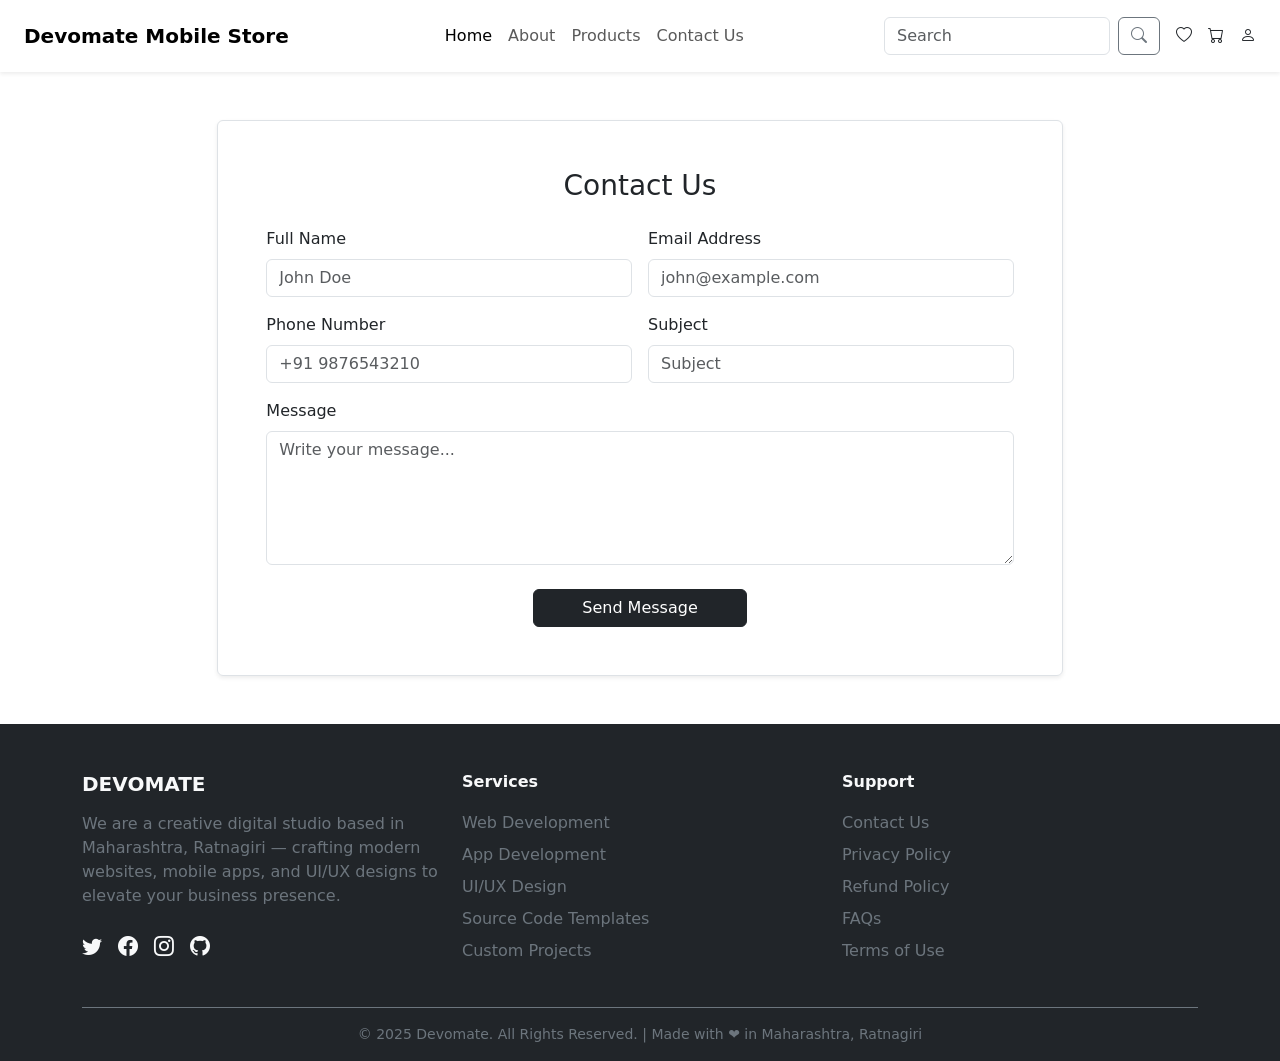
<file: contact.html>
<!-- License ID: DEVOMATE-SRC-20260728-ETAUC7KTRI | aswinjr84@gmail.com | 2026-07-28 13:05:43 -->
<!doctype html>
<html lang="en">

<head>
    <meta charset="utf-8" />
    <meta name="viewport" content="width=device-width,initial-scale=1" />
    <title>Devomate Mobile Store — layout demo</title>

    <!-- Bootstrap 5 -->
    <link href="https://cdn.jsdelivr.net/npm/bootstrap@5.3.2/dist/css/bootstrap.min.css" rel="stylesheet">

    <!-- Bootstrap icons -->
    <link href="https://cdn.jsdelivr.net/npm/bootstrap-icons@1.10.5/font/bootstrap-icons.css" rel="stylesheet">

    <link rel="stylesheet" href="css/style.css">

</head>

<body>

    <nav class="navbar navbar-expand-lg bg-white shadow-sm py-3">
        <div class="container-fluid px-4">

            <!-- Brand -->
            <a class="navbar-brand fw-bold" href="#">Devomate Mobile Store</a>

            <!-- Toggler -->
            <button class="navbar-toggler" type="button" data-bs-toggle="collapse" data-bs-target="#navbarNav">
                <span class="navbar-toggler-icon"></span>
            </button>

            <!-- Nav Links + Search + Icons -->
            <div class="collapse navbar-collapse" id="navbarNav">

                <!-- Center Nav Links -->
                <ul class="navbar-nav mx-auto mb-2 mb-lg-0">
                    <li class="nav-item"><a class="nav-link active" href="index.html">Home</a></li>
                    <li class="nav-item"><a class="nav-link" href="about.html">About</a></li>
                    <li class="nav-item"><a class="nav-link" href="products.html">Products</a></li>
                    <li class="nav-item"><a class="nav-link" href="contact.html">Contact Us</a></li>
                
                </ul>

                <!-- Search + Icons -->
                <form class="d-flex align-items-center" role="search">
                    <input class="form-control me-2" type="search" placeholder="Search" aria-label="Search">
                    <button class="btn btn-outline-secondary me-3" type="submit"><i class="bi bi-search"></i></button>
                </form>

                <div class="d-flex align-items-center gap-3">
                    <a href="#" class="text-dark"><i class="bi bi-heart"></i></a>
                    <a href="cart.html" class="text-dark"><i class="bi bi-cart"></i></a>
                    <a href="#" class="text-dark"><i class="bi bi-person"></i></a>
                </div>

            </div>
        </div>
    </nav>

<!-- Contact Form Section -->
<div class="contact-section my-5">
  <div class="row justify-content-center">
    <div class="col-lg-8">
      <div class="p-5 border rounded shadow-sm">
        <h3 class="mb-4 text-center">Contact Us</h3>
        <form>
          <div class="row g-3">
            <div class="col-md-6">
              <label for="fullName" class="form-label">Full Name</label>
              <input type="text" class="form-control" id="fullName" placeholder="John Doe" required>
            </div>
            <div class="col-md-6">
              <label for="email" class="form-label">Email Address</label>
              <input type="email" class="form-control" id="email" placeholder="john@example.com" required>
            </div>
            <div class="col-md-6">
              <label for="phone" class="form-label">Phone Number</label>
              <input type="text" class="form-control" id="phone" placeholder="+91 9876543210">
            </div>
            <div class="col-md-6">
              <label for="subject" class="form-label">Subject</label>
              <input type="text" class="form-control" id="subject" placeholder="Subject">
            </div>
            <div class="col-12">
              <label for="message" class="form-label">Message</label>
              <textarea class="form-control" id="message" rows="5" placeholder="Write your message..." required></textarea>
            </div>
          </div>
          <div class="text-center mt-4">
            <button type="submit" class="btn btn-dark px-5 text-white">Send Message</button>
          </div>
        </form>
      </div>
    </div>
  </div>
</div>


    <!-- FOOTER -->
    <footer class="bg-dark text-light pt-5 pb-3">
        <div class="container">
            <div class="row gy-4">

                <!-- Brand + Description -->
                <div class="col-12 col-md-4">
                    <h5 class="fw-bold text-uppercase mb-3">Devomate</h5>
                    <p class="text-secondary mb-4">
                        We are a creative digital studio based in Maharashtra, Ratnagiri — crafting modern
                        websites, mobile apps, and UI/UX designs to elevate your business presence.
                    </p>
                    <div class="d-flex gap-3">
                        <a href="#" class="text-light fs-5"><i class="bi bi-twitter"></i></a>
                        <a href="#" class="text-light fs-5"><i class="bi bi-facebook"></i></a>
                        <a href="#" class="text-light fs-5"><i class="bi bi-instagram"></i></a>
                        <a href="#" class="text-light fs-5"><i class="bi bi-github"></i></a>
                    </div>
                </div>

                <!-- Services -->
                <div class="col-6 col-md-4">
                    <h6 class="fw-semibold mb-3">Services</h6>
                    <ul class="list-unstyled text-secondary">
                        <li><a href="#" class="text-secondary text-decoration-none d-block py-1">Web Development</a>
                        </li>
                        <li><a href="#" class="text-secondary text-decoration-none d-block py-1">App Development</a>
                        </li>
                        <li><a href="#" class="text-secondary text-decoration-none d-block py-1">UI/UX Design</a></li>
                        <li><a href="#" class="text-secondary text-decoration-none d-block py-1">Source Code
                                Templates</a></li>
                        <li><a href="#" class="text-secondary text-decoration-none d-block py-1">Custom Projects</a>
                        </li>
                    </ul>
                </div>

                <!-- Assistance -->
                <div class="col-6 col-md-4">
                    <h6 class="fw-semibold mb-3">Support</h6>
                    <ul class="list-unstyled text-secondary">
                        <li><a href="#" class="text-secondary text-decoration-none d-block py-1">Contact Us</a></li>
                        <li><a href="#" class="text-secondary text-decoration-none d-block py-1">Privacy Policy</a></li>
                        <li><a href="#" class="text-secondary text-decoration-none d-block py-1">Refund Policy</a></li>
                        <li><a href="#" class="text-secondary text-decoration-none d-block py-1">FAQs</a></li>
                        <li><a href="#" class="text-secondary text-decoration-none d-block py-1">Terms of Use</a></li>
                    </ul>
                </div>
            </div>

            <!-- Bottom line -->
            <div class="border-top border-secondary mt-4 pt-3 text-center text-secondary small">
                © 2025 Devomate. All Rights Reserved. | Made with ❤️ in Maharashtra, Ratnagiri
            </div>
        </div>
    </footer>

    <!-- Bootstrap Icons -->
    <link rel="stylesheet" href="https://cdn.jsdelivr.net/npm/bootstrap-icons@1.11.3/font/bootstrap-icons.css">




    <script src="https://cdn.jsdelivr.net/npm/bootstrap@5.3.2/dist/js/bootstrap.bundle.min.js"></script>
</body>

</html>
</file>
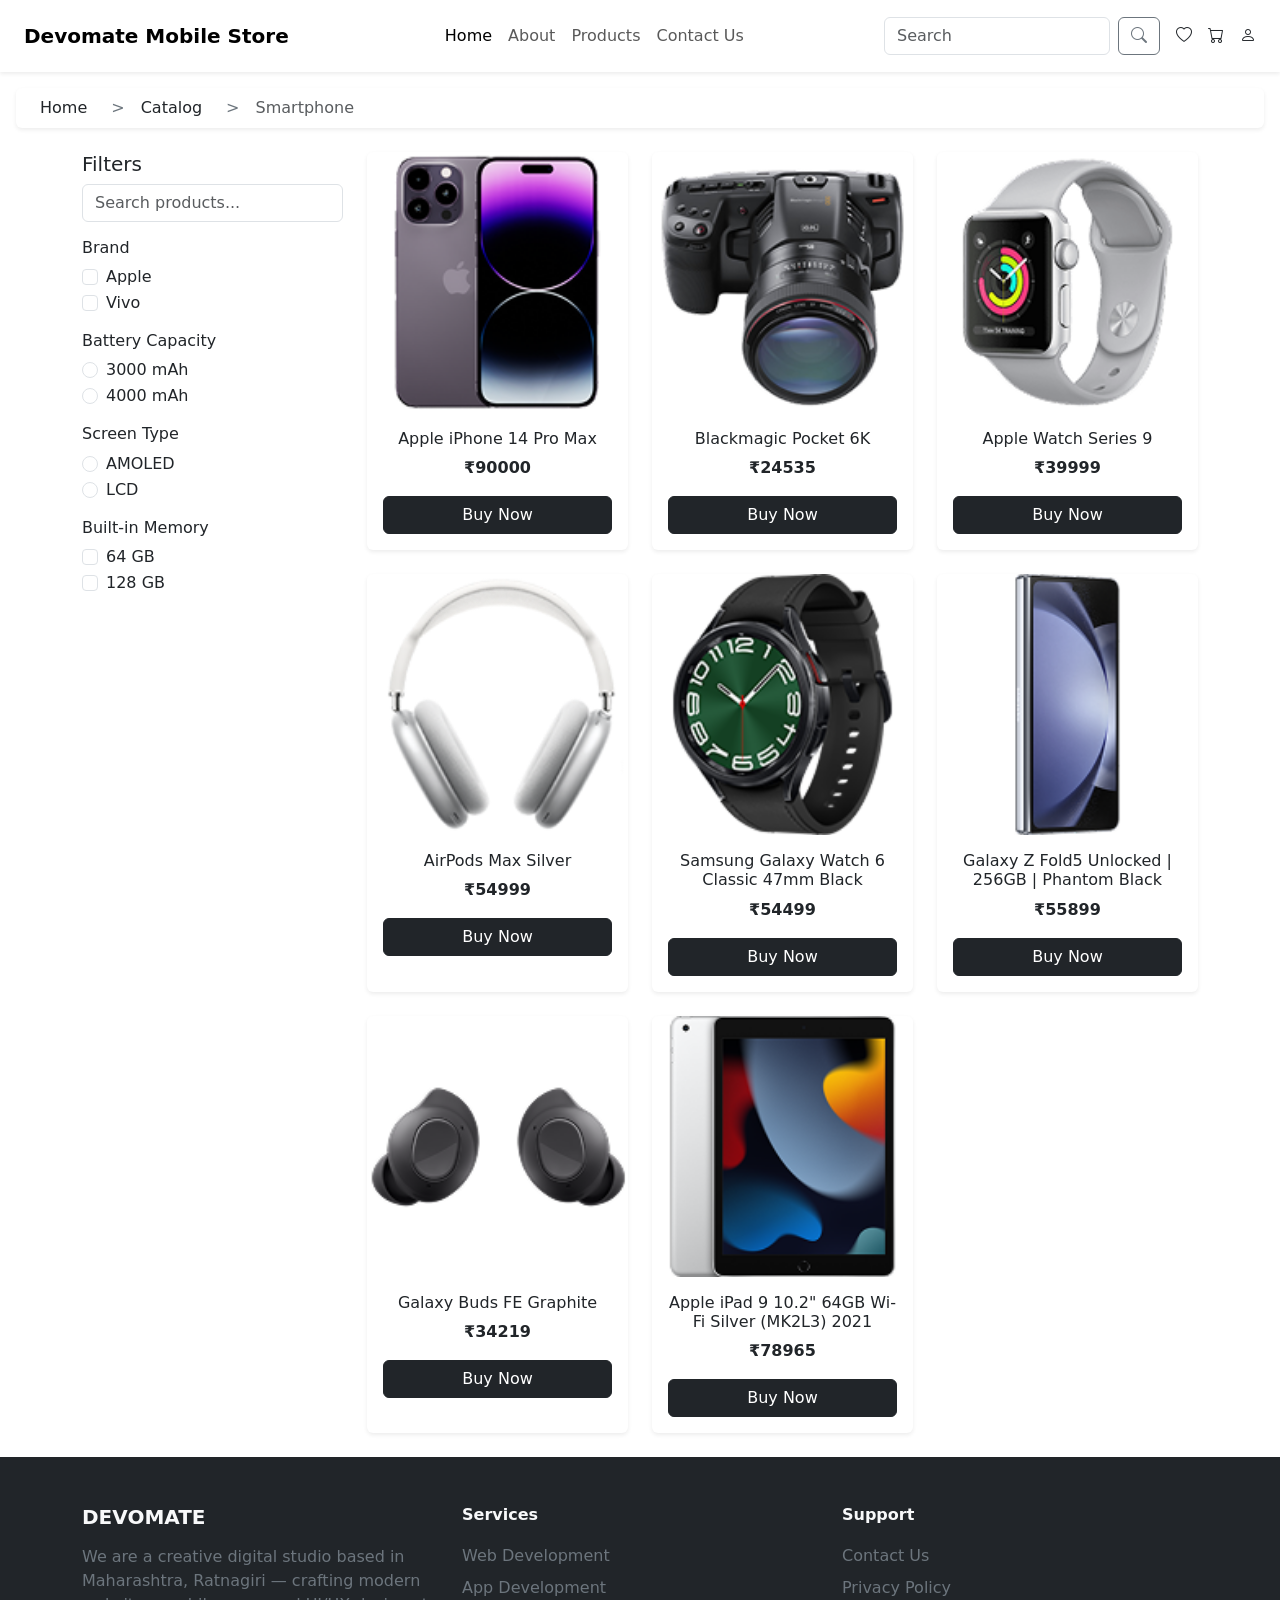
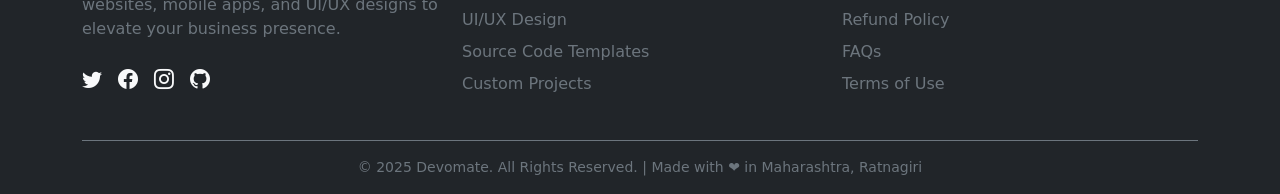
<file: products.html>
<!-- License ID: DEVOMATE-SRC-20260728-ETAUC7KTRI | aswinjr84@gmail.com | 2026-07-28 13:05:43 -->
<!doctype html>
<html lang="en">

<head>
    <meta charset="utf-8" />
    <meta name="viewport" content="width=device-width,initial-scale=1" />
    <title>Devomate Mobile Store — layout demo</title>

    <!-- Bootstrap 5 -->
    <link href="https://cdn.jsdelivr.net/npm/bootstrap@5.3.2/dist/css/bootstrap.min.css" rel="stylesheet">

    <!-- Bootstrap icons -->
    <link href="https://cdn.jsdelivr.net/npm/bootstrap-icons@1.10.5/font/bootstrap-icons.css" rel="stylesheet">

    <link rel="stylesheet" href="css/style.css">

</head>

<body>

    <nav class="navbar navbar-expand-lg bg-white shadow-sm py-3">
        <div class="container-fluid px-4">

            <!-- Brand -->
            <a class="navbar-brand fw-bold" href="#">Devomate Mobile Store</a>

            <!-- Toggler -->
            <button class="navbar-toggler" type="button" data-bs-toggle="collapse" data-bs-target="#navbarNav">
                <span class="navbar-toggler-icon"></span>
            </button>

            <!-- Nav Links + Search + Icons -->
            <div class="collapse navbar-collapse" id="navbarNav">

                <!-- Center Nav Links -->
                <ul class="navbar-nav mx-auto mb-2 mb-lg-0">
                    <li class="nav-item"><a class="nav-link active" href="index.html">Home</a></li>
                    <li class="nav-item"><a class="nav-link" href="about.html">About</a></li>
                    <li class="nav-item"><a class="nav-link" href="products.html">Products</a></li>
                    <li class="nav-item"><a class="nav-link" href="contact.html">Contact Us</a></li>
                
                </ul>

                <!-- Search + Icons -->
                <form class="d-flex align-items-center" role="search">
                    <input class="form-control me-2" type="search" placeholder="Search" aria-label="Search">
                    <button class="btn btn-outline-secondary me-3" type="submit"><i class="bi bi-search"></i></button>
                </form>

                <div class="d-flex align-items-center gap-3">
                    <a href="#" class="text-dark"><i class="bi bi-heart"></i></a>
                    <a href="cart.html" class="text-dark"><i class="bi bi-cart"></i></a>
                    <a href="#" class="text-dark"><i class="bi bi-person"></i></a>
                </div>

            </div>
        </div>
    </nav>

    <!-- Professional Breadcrumb Section -->
    <nav aria-label="breadcrumb" class="m-3">
        <ol class="breadcrumb bg-white shadow-sm px-4 py-2 rounded">
            <li class="breadcrumb-item">
                <a href="index.html" class="text-decoration-none text-dark fw-medium">
                    Home
                </a>
            </li>
            <li class="breadcrumb-item">
                <a href="index.html" class="text-decoration-none text-dark fw-medium">
                    Catalog
                </a>
            </li>
            <li class="breadcrumb-item active text-muted fw-medium" aria-current="page">
                Smartphone
            </li>
        </ol>
    </nav>

    <style>
        /* Add chevron separators */
        .breadcrumb-item+.breadcrumb-item::before {
            content: ">";
            color: #6c757d;
            /* muted grey */
            padding: 0 1rem;
        }

        /* Hover effect for links */
        .breadcrumb a:hover {
            text-decoration: underline;
            color: #000;
        }
    </style>



    <div class="container my-4">
        <div class="row">
            <!-- Sidebar / Filters -->
            <div class="col-md-3 mb-4">
                <h5>Filters</h5>

                <!-- Search bar -->
                <div class="mb-3">
                    <input type="text" class="form-control" placeholder="Search products...">
                </div>

                <!-- Brand filter (checkbox) -->
                <div class="mb-3">
                    <h6>Brand</h6>
                    <div class="form-check">
                        <input class="form-check-input" type="checkbox" value="" id="brandApple">
                        <label class="form-check-label" for="brandApple">Apple</label>
                    </div>
                    <div class="form-check">
                        <input class="form-check-input" type="checkbox" value="" id="brandVivo">
                        <label class="form-check-label" for="brandVivo">Vivo</label>
                    </div>
                </div>

                <!-- Battery capacity filter (radio) -->
                <div class="mb-3">
                    <h6>Battery Capacity</h6>
                    <div class="form-check">
                        <input class="form-check-input" type="radio" name="battery" id="battery3000" value="3000">
                        <label class="form-check-label" for="battery3000">3000 mAh</label>
                    </div>
                    <div class="form-check">
                        <input class="form-check-input" type="radio" name="battery" id="battery4000" value="4000">
                        <label class="form-check-label" for="battery4000">4000 mAh</label>
                    </div>
                </div>

                <!-- Screen type filter (radio) -->
                <div class="mb-3">
                    <h6>Screen Type</h6>
                    <div class="form-check">
                        <input class="form-check-input" type="radio" name="screen" id="amoled" value="amoled">
                        <label class="form-check-label" for="amoled">AMOLED</label>
                    </div>
                    <div class="form-check">
                        <input class="form-check-input" type="radio" name="screen" id="lcd" value="lcd">
                        <label class="form-check-label" for="lcd">LCD</label>
                    </div>
                </div>

                <!-- Built-in memory (checkbox for multiple selection) -->
                <div class="mb-3">
                    <h6>Built-in Memory</h6>
                    <div class="form-check">
                        <input class="form-check-input" type="checkbox" id="memory64" value="64GB">
                        <label class="form-check-label" for="memory64">64 GB</label>
                    </div>
                    <div class="form-check">
                        <input class="form-check-input" type="checkbox" id="memory128" value="128GB">
                        <label class="form-check-label" for="memory128">128 GB</label>
                    </div>
                </div>
            </div>

            <!-- Products Grid -->
            <div class="col-md-9">
                <!-- New Arrival -->
                <div class="tab-pane fade show active" id="new">
                    <div class="row g-4">
                        <div class="col-6 col-md-4">
                            <div class="card border-0 shadow-sm h-100">
                                <img src="images/p1.png" class="card-img-top" alt="">
                                <div class="card-body text-center">
                                    <h6 class="card-title mb-2">Apple iPhone 14 Pro Max</h6>
                                    <p class="fw-bold">₹90000</p>
                                    <button class="btn btn-dark w-100">Buy Now</button>
                                </div>
                            </div>
                        </div>

                        <div class="col-6 col-md-4">
                            <div class="card border-0 shadow-sm h-100">
                                <img src="images/p2.png" class="card-img-top" alt="">
                                <div class="card-body text-center">
                                    <h6 class="card-title mb-2">Blackmagic Pocket 6K</h6>
                                    <p class="fw-bold">₹24535</p>
                                    <button class="btn btn-dark w-100">Buy Now</button>
                                </div>
                            </div>
                        </div>

                        <div class="col-6 col-md-4">
                            <div class="card border-0 shadow-sm h-100">
                                <img src="images/p3.png" class="card-img-top" alt="">
                                <div class="card-body text-center">
                                    <h6 class="card-title mb-2">Apple Watch Series 9</h6>
                                    <p class="fw-bold">₹39999</p>
                                    <button class="btn btn-dark w-100">Buy Now</button>
                                </div>
                            </div>
                        </div>

                        <div class="col-6 col-md-4">
                            <div class="card border-0 shadow-sm h-100">
                                <img src="images/p4.png" class="card-img-top" alt="">
                                <div class="card-body text-center">
                                    <h6 class="card-title mb-2">AirPods Max Silver</h6>
                                    <p class="fw-bold">₹54999</p>
                                    <button class="btn btn-dark w-100">Buy Now</button>
                                </div>
                            </div>
                        </div>

                        <div class="col-6 col-md-4">
                            <div class="card border-0 shadow-sm h-100">
                                <img src="images/p5.png" class="card-img-top" alt="">
                                <div class="card-body text-center">
                                    <h6 class="card-title mb-2">Samsung Galaxy Watch 6 Classic 47mm Black</h6>
                                    <p class="fw-bold">₹54499</p>
                                    <button class="btn btn-dark w-100">Buy Now</button>
                                </div>
                            </div>
                        </div>

                        <div class="col-6 col-md-4">
                            <div class="card border-0 shadow-sm h-100">
                                <img src="images/p6.png" class="card-img-top" alt="">
                                <div class="card-body text-center">
                                    <h6 class="card-title mb-2">Galaxy Z Fold5 Unlocked | 256GB | Phantom Black</h6>
                                    <p class="fw-bold">₹55899</p>
                                    <button class="btn btn-dark w-100">Buy Now</button>
                                </div>
                            </div>
                        </div>

                        <div class="col-6 col-md-4">
                            <div class="card border-0 shadow-sm h-100">
                                <img src="images/p7.png" class="card-img-top" alt="">
                                <div class="card-body text-center">
                                    <h6 class="card-title mb-2">Galaxy Buds FE Graphite</h6>
                                    <p class="fw-bold">₹34219</p>
                                    <button class="btn btn-dark w-100">Buy Now</button>
                                </div>
                            </div>
                        </div>

                        <div class="col-6 col-md-4">
                            <div class="card border-0 shadow-sm h-100">
                                <img src="images/p8.png" class="card-img-top" alt="">
                                <div class="card-body text-center">
                                    <h6 class="card-title mb-2">Apple iPad 9 10.2" 64GB Wi-Fi Silver (MK2L3) 2021</h6>
                                    <p class="fw-bold">₹78965</p>
                                    <button class="btn btn-dark w-100">Buy Now</button>
                                </div>
                            </div>
                        </div>
                    </div>
                </div>

            </div>

        </div>
    </div>



    <!-- FOOTER -->
    <footer class="bg-dark text-light pt-5 pb-3">
        <div class="container">
            <div class="row gy-4">

                <!-- Brand + Description -->
                <div class="col-12 col-md-4">
                    <h5 class="fw-bold text-uppercase mb-3">Devomate</h5>
                    <p class="text-secondary mb-4">
                        We are a creative digital studio based in Maharashtra, Ratnagiri — crafting modern
                        websites, mobile apps, and UI/UX designs to elevate your business presence.
                    </p>
                    <div class="d-flex gap-3">
                        <a href="#" class="text-light fs-5"><i class="bi bi-twitter"></i></a>
                        <a href="#" class="text-light fs-5"><i class="bi bi-facebook"></i></a>
                        <a href="#" class="text-light fs-5"><i class="bi bi-instagram"></i></a>
                        <a href="#" class="text-light fs-5"><i class="bi bi-github"></i></a>
                    </div>
                </div>

                <!-- Services -->
                <div class="col-6 col-md-4">
                    <h6 class="fw-semibold mb-3">Services</h6>
                    <ul class="list-unstyled text-secondary">
                        <li><a href="#" class="text-secondary text-decoration-none d-block py-1">Web Development</a>
                        </li>
                        <li><a href="#" class="text-secondary text-decoration-none d-block py-1">App Development</a>
                        </li>
                        <li><a href="#" class="text-secondary text-decoration-none d-block py-1">UI/UX Design</a></li>
                        <li><a href="#" class="text-secondary text-decoration-none d-block py-1">Source Code
                                Templates</a></li>
                        <li><a href="#" class="text-secondary text-decoration-none d-block py-1">Custom Projects</a>
                        </li>
                    </ul>
                </div>

                <!-- Assistance -->
                <div class="col-6 col-md-4">
                    <h6 class="fw-semibold mb-3">Support</h6>
                    <ul class="list-unstyled text-secondary">
                        <li><a href="#" class="text-secondary text-decoration-none d-block py-1">Contact Us</a></li>
                        <li><a href="#" class="text-secondary text-decoration-none d-block py-1">Privacy Policy</a></li>
                        <li><a href="#" class="text-secondary text-decoration-none d-block py-1">Refund Policy</a></li>
                        <li><a href="#" class="text-secondary text-decoration-none d-block py-1">FAQs</a></li>
                        <li><a href="#" class="text-secondary text-decoration-none d-block py-1">Terms of Use</a></li>
                    </ul>
                </div>
            </div>

            <!-- Bottom line -->
            <div class="border-top border-secondary mt-4 pt-3 text-center text-secondary small">
                © 2025 Devomate. All Rights Reserved. | Made with ❤️ in Maharashtra, Ratnagiri
            </div>
        </div>
    </footer>

    <!-- Bootstrap Icons -->
    <link rel="stylesheet" href="https://cdn.jsdelivr.net/npm/bootstrap-icons@1.11.3/font/bootstrap-icons.css">




    <script src="https://cdn.jsdelivr.net/npm/bootstrap@5.3.2/dist/js/bootstrap.bundle.min.js"></script>
</body>

</html>
</file>
<file: css/style.css>
/* License ID: DEVOMATE-SRC-20260728-ETAUC7KTRI | aswinjr84@gmail.com | 2026-07-28 13:05:43 */
.nav-tabs .nav-link.active {
    border: none;
    border-bottom: 2px solid #0d6efd;
}

.nav-tabs .nav-link {
    color: #000;
}

.nav-tabs .nav-link:hover {
    color: #0d6efd;
}







/* Reviews Section CSS */
.progress {
    background-color: #e9ecef;
    /* light grey */
    border-radius: 5px;
}

.progress-bar {
    border-radius: 5px;
}


/* Product Images CSS */
.thumbnail-img {
    width: 60px;
    height: 60px;
    object-fit: cover;
    cursor: pointer;
    margin-bottom: 10px;
    border: 2px solid #ddd;
    border-radius: 5px;
    transition: all 0.3s;
}

.thumbnail-img:hover,
.thumbnail-img.active-thumb {
    border: 2px solid #000;
}

.main-image-wrapper {
    height: 450px;
    /* adjust height as needed */
    background-color: #f8f9fa;
    display: flex;
    justify-content: center;
    align-items: center;
}

.main-image-wrapper img.main-image {
    max-height: 100%;
    object-fit: contain;
}

.thumbnail-img {
    width: 60px;
    height: 60px;
    object-fit: cover;
    cursor: pointer;
    margin-bottom: 10px;
    border: 1px solid #ddd;
    border-radius: 5px;
}

.color-circle {
    width: 30px;
    height: 30px;
    border-radius: 50%;
    display: inline-block;
    cursor: pointer;
    margin-right: 10px;
    border: 1px solid #ddd;
}

.storage-option {
    border: 1px solid #000;
    padding: 5px 12px;
    margin-right: 10px;
    cursor: pointer;
    border-radius: 5px;
}

.feature-box {
    border: 1px solid #ddd;
    padding: 10px;
    border-radius: 5px;
    text-align: center;
}

.feature-title {
    font-size: 12px;
    color: #6c757d;
}

.feature-value {
    font-weight: bold;
    margin-top: 5px;
}

.action-btn {
    margin-right: 10px;
}

/* Product Details / Specifications CSS */
.product-specs h3 {
    font-weight: 600;
}

.product-specs h5 {
    font-weight: 500;
    margin-bottom: 1rem;
}

.product-specs .row {
    padding: 0.5rem 0;
}

.product-specs .border-bottom {
    border-color: #dee2e6 !important;
}

/* Add chevron separators */
.breadcrumb-item+.breadcrumb-item::before {
    content: ">";
    color: #6c757d;
    /* muted grey */
    padding: 0 1rem;
}

/* Hover effect for links */
.breadcrumb a:hover {
    text-decoration: underline;
    color: #000;
}




/* Customer Reviews CSS */
.customer-reviews h3 {
  font-weight: 600;
}

.review p {
  margin-bottom: 0;
  color: #495057;
}

.review .bi-star-fill {
  font-size: 1rem;
}

.review img {
  object-fit: cover;
}
</file>
